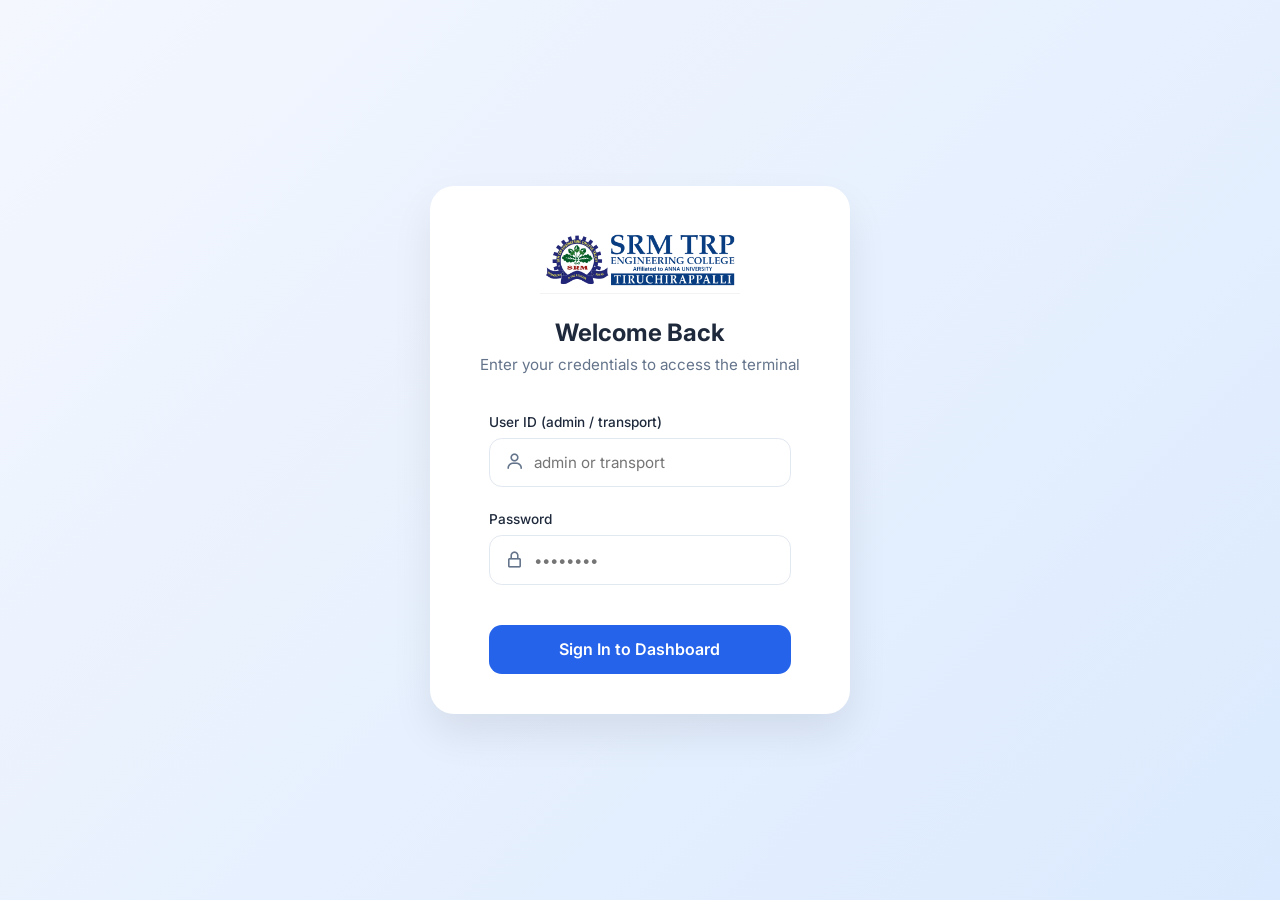
<file: index.html>
<!DOCTYPE html>
<html lang="en">

<head>
    <meta charset="UTF-8">
    <meta name="viewport" content="width=device-width, initial-scale=1.0">
    <title>Login - Campus Bus Terminal</title>
    <link rel="icon" type="image/jpg" href="srmminilogo.jpg">
    <!-- Google Fonts -->
    <link rel="preconnect" href="https://fonts.googleapis.com">
    <link rel="preconnect" href="https://fonts.gstatic.com" crossorigin>
    <link href="https://fonts.googleapis.com/css2?family=Inter:wght@300;400;500;600;700&display=swap" rel="stylesheet">
    <!-- Boxicons -->
    <link href="https://unpkg.com/boxicons@2.1.4/css/boxicons.min.css" rel="stylesheet">
    <link rel="stylesheet" href="style.css">
    <style>
        /* Specific Styles for Login */
        body {
            background-color: var(--app-bg);
            background-image: linear-gradient(135deg, var(--app-bg) 0%, #dbeafe 100%);
            display: flex;
            justify-content: center;
            align-items: center;
            height: 100vh;
            margin: 0;
            font-family: 'Inter', sans-serif;
        }

        .login-container {
            background-color: var(--card-bg);
            border-radius: 1.5rem;
            box-shadow: 0 20px 40px rgba(0, 0, 0, 0.08);
            width: 90%;
            max-width: 420px;
            padding: 2.5rem 1.5rem;
            display: flex;
            flex-direction: column;
            align-items: center;
            text-align: center;
            box-sizing: border-box;
        }

        .login-logo {
            width: 80px;
            height: 80px;
            background-color: var(--primary-light);
            border-radius: 1.25rem;
            display: flex;
            justify-content: center;
            align-items: center;
            margin-bottom: 1.5rem;
            color: var(--primary);
            font-size: 2.5rem;
        }

        .login-container h1 {
            font-size: 1.5rem;
            color: var(--text-main);
            margin-bottom: 0.5rem;
        }

        .login-container p {
            color: var(--text-muted);
            font-size: 0.95rem;
            margin-bottom: 2.5rem;
        }

        .form-group {
            width: 100%;
            margin-bottom: 1.5rem;
            text-align: left;
            position: relative;
        }

        .form-group label {
            display: block;
            font-size: 0.85rem;
            font-weight: 500;
            color: var(--text-main);
            margin-bottom: 0.5rem;
        }

        .form-group input {
            width: 100%;
            padding: 0.9rem 1rem 0.9rem 2.8rem;
            border: 1px solid var(--border);
            border-radius: 0.8rem;
            font-size: 0.95rem;
            transition: all 0.2s;
            outline: none;
        }

        .form-group input:focus {
            border-color: #cbd5e1;
        }

        .form-group i {
            position: absolute;
            left: 1rem;
            bottom: 1rem;
            color: var(--text-muted);
            font-size: 1.2rem;
        }

        .login-btn {
            width: 100%;
            padding: 0.9rem;
            background-color: var(--primary);
            color: white;
            border: none;
            border-radius: 0.8rem;
            font-size: 1rem;
            font-weight: 600;
            cursor: pointer;
            transition: all 0.2s;
            margin-top: 1rem;
        }

        .login-btn:hover {
            background-color: var(--primary-hover);
            box-shadow: 0 4px 12px rgba(37, 99, 235, 0.2);
        }

        .error-message {
            color: var(--danger);
            font-size: 0.85rem;
            margin-top: 1rem;
            display: none;
            background-color: var(--danger-bg);
            padding: 0.8rem;
            border-radius: 0.5rem;
            width: 100%;
            text-align: left;
        }
    </style>
</head>

<body>

    <div class="login-container">
        <div class="login-logo" style="background-color: transparent; width: auto; height: auto;">
            <img src="logo.png" alt="SRM TRP Engineering College Logo" style="max-width: 200px; height: auto;">
        </div>
        <h1>Welcome Back</h1>
        <p>Enter your credentials to access the terminal</p>

        <form id="loginForm" onsubmit="handleLogin(event)">
            <div class="form-group">
                <label for="username">User ID (admin / transport)</label>
                <i class='bx bx-user'></i>
                <input type="text" id="username" placeholder="admin or transport" required>
            </div>

            <div class="form-group">
                <label for="password">Password</label>
                <i class='bx bx-lock-alt'></i>
                <input type="password" id="password" placeholder="••••••••" required>
            </div>

            <button type="submit" class="login-btn">Sign In to Dashboard</button>
            <div class="error-message" id="errorMsg">
                <i class='bx bx-error-circle'></i> Invalid credentials.
            </div>
        </form>
    </div>

    <script>
        function handleLogin(e) {
            e.preventDefault();
            const user = document.getElementById('username').value.toLowerCase().trim();
            const pass = document.getElementById('password').value;
            const errorMsg = document.getElementById('errorMsg');

            // Simple demo authentication for two roles
            let role = null;
            if (user === 'admin' && pass === 'admin') {
                role = 'head';
            } else if (user === 'transport' && pass === 'transport') {
                role = 'office';
            }

            if (role) {
                localStorage.setItem('userRole', role);
                errorMsg.style.display = 'none';

                // Add a small loading effect
                const btn = document.querySelector('.login-btn');
                btn.innerHTML = "<i class='bx bx-loader-alt bx-spin'></i> Authenticating...";
                btn.style.opacity = '0.8';

                // Redirect based on role
                setTimeout(() => {
                    if (role === 'head') {
                        window.location.href = 'Bus.html';
                    } else if (role === 'office') {
                        window.location.href = 'TransportOffice.html';
                    }
                }, 1000);
            } else {
                errorMsg.style.display = 'block';
                // Shake animation for error
                const container = document.querySelector('.login-container');
                container.style.animation = 'shake 0.4s';
                setTimeout(() => container.style.animation = '', 400);
            }
        }
    </script>
    <style>
        @keyframes shake {
            0% {
                transform: translateX(0);
            }

            25% {
                transform: translateX(-8px);
            }

            50% {
                transform: translateX(8px);
            }

            75% {
                transform: translateX(-8px);
            }

            100% {
                transform: translateX(0);
            }
        }
    </style>
</body>

</html>
</file>
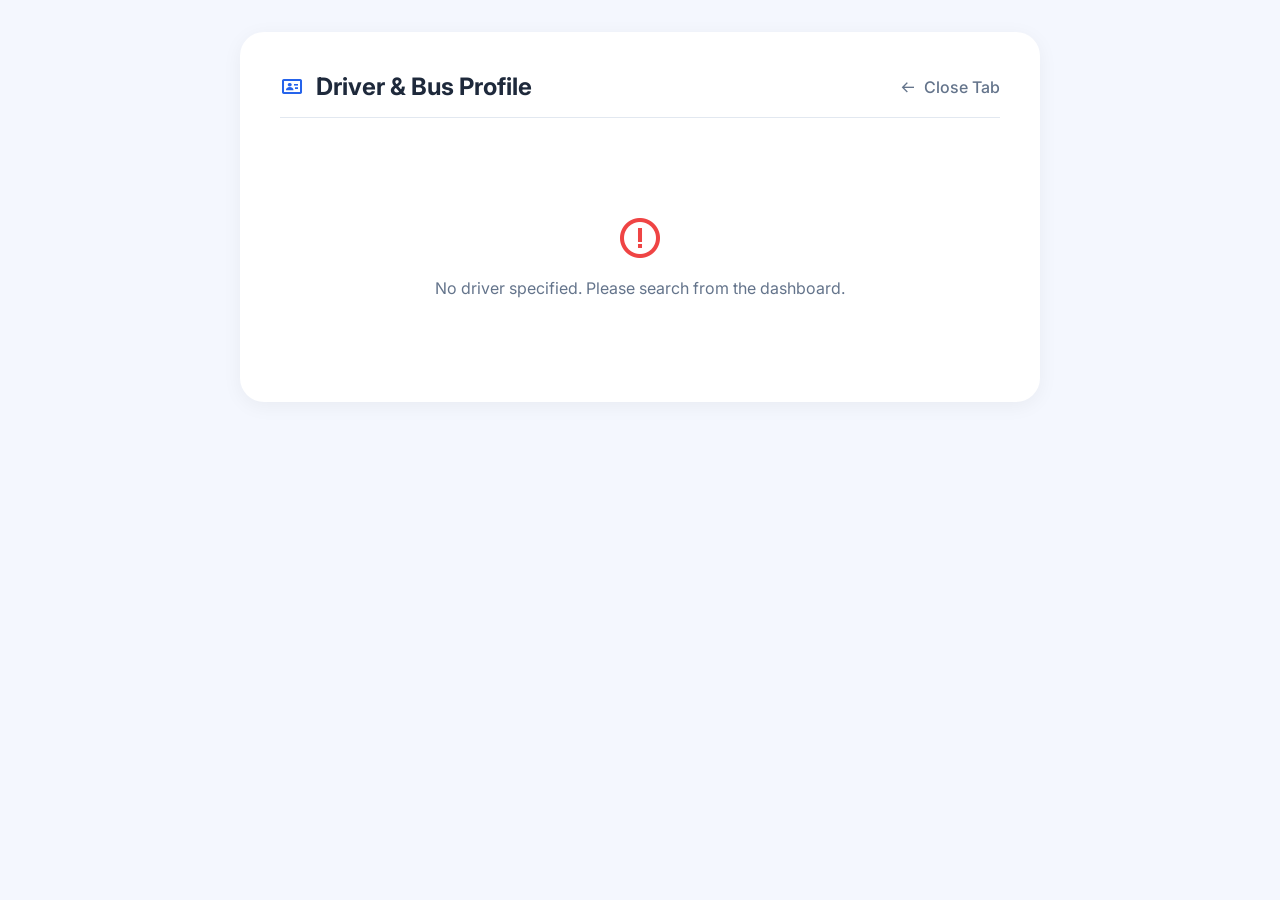
<file: driver-details.html>
<!DOCTYPE html>
<html lang="en">

<head>
    <meta charset="UTF-8">
    <meta name="viewport" content="width=device-width, initial-scale=1.0">
    <title>Driver Details - Campus Bus Terminal</title>
    <link rel="icon" type="image/jpg" href="srmminilogo.jpg">
    <!-- Google Fonts -->
    <link rel="preconnect" href="https://fonts.googleapis.com">
    <link rel="preconnect" href="https://fonts.gstatic.com" crossorigin>
    <link href="https://fonts.googleapis.com/css2?family=Inter:wght@300;400;500;600;700&display=swap" rel="stylesheet">
    <!-- Boxicons -->
    <link href="https://unpkg.com/boxicons@2.1.4/css/boxicons.min.css" rel="stylesheet">
    <link rel="stylesheet" href="style.css?v=1.2">
    <style>
        body {
            background-color: var(--app-bg);
            padding: 2rem;
            display: block;
            /* Override default centered body */
            height: auto;
            overflow-y: auto;
        }

        .details-container {
            max-width: 800px;
            margin: 0 auto;
            background-color: var(--card-bg);
            border-radius: 1.5rem;
            padding: 2.5rem;
            box-shadow: 0 4px 20px rgba(0, 0, 0, 0.05);
        }

        .header-actions {
            display: flex;
            justify-content: space-between;
            align-items: center;
            margin-bottom: 2rem;
            border-bottom: 1px solid var(--border);
            padding-bottom: 1rem;
        }

        .page-title {
            font-size: 1.5rem;
            color: var(--text-main);
            display: flex;
            align-items: center;
            gap: 0.75rem;
        }

        .page-title i {
            color: var(--primary);
        }

        .back-btn {
            display: flex;
            align-items: center;
            gap: 0.5rem;
            color: var(--text-muted);
            text-decoration: none;
            font-weight: 500;
            transition: color 0.2s;
        }

        .back-btn:hover {
            color: var(--primary);
        }

        .not-found-msg {
            text-align: center;
            padding: 4rem 0;
            color: var(--text-muted);
        }

        /* Mobile Responsiveness */
        @media (max-width: 640px) {
            body {
                padding: 1rem;
            }

            .details-container {
                padding: 1.5rem;
                border-radius: 1rem;
            }

            .header-actions {
                flex-direction: column;
                align-items: flex-start;
                gap: 1rem;
            }

            .page-title {
                font-size: 1.25rem;
            }

            .searchResults-grid {
                grid-template-columns: 1fr;
                gap: 2rem;
            }

            .driver-card {
                flex-direction: column;
                text-align: center;
            }

            .driver-info {
                align-items: center;
                display: flex;
                flex-direction: column;
            }

            .bus-details-list li {
                flex-direction: column;
                align-items: flex-start;
                gap: 0.5rem;
            }
        }
    </style>
</head>

<body>

    <div class="details-container">
        <div class="header-actions">
            <h1 class="page-title"><i class='bx bx-id-card'></i> Driver & Bus Profile</h1>
            <a href="#" onclick="window.close()" class="back-btn"><i class='bx bx-arrow-back'></i> Close Tab</a>
        </div>

        <div id="contentArea">
            <div class="not-found-msg">
                <i class='bx bx-loader-alt bx-spin'
                    style="font-size: 3rem; color: var(--primary); margin-bottom: 1rem;"></i>
                <p>Loading driver details...</p>
            </div>
        </div>
    </div>

    <!-- Script for Search Functionality -->
    <script>
        // Mock Data for Drivers (Same as Bus.html)
        const driversData = [
            {
                name: "lenin",
                phone: "+91 98765 43210",
                photo: "https://ui-avatars.com/api/?name=lenin&background=2563eb&color=fff&size=150",
                licenseImg: "https://via.placeholder.com/600x350.png?text=Driving+License+-+Lenin",
                busRegNo: "TN 45 AX 1040",
                allottedBus: "40",
                rcNo: "RC2023000456",
                insurance: "Valid (Expires Dec 2026)"
            },
            {
                name: "Nethin",
                phone: "+91 91234 56789",
                photo: "https://ui-avatars.com/api/?name=Nethin&background=10b981&color=fff&size=150",
                licenseImg: "https://via.placeholder.com/600x350.png?text=Driving+License+-+Nethin",
                busRegNo: "TN 45 BX 2036",
                allottedBus: "36",
                rcNo: "RC2023000789",
                insurance: "Valid (Expires Jan 2027)"
            },
            {
                name: "Hari harasuthan",
                phone: "+91 99887 76655",
                photo: "https://ui-avatars.com/api/?name=Hari+harasuthan&background=f59e0b&color=fff&size=150",
                licenseImg: "https://via.placeholder.com/600x350.png?text=Driving+License+-+Hari",
                busRegNo: "TN 45 CX 3074",
                allottedBus: "74",
                rcNo: "RC2023000123",
                insurance: "Valid (Expires Mar 2026)"
            },
            {
                name: "Pam Beesly",
                phone: "+91 98765 12345",
                photo: "https://ui-avatars.com/api/?name=Pam+Beesly&background=ef4444&color=fff&size=150",
                licenseImg: "https://via.placeholder.com/600x350.png?text=Driving+License+-+Pam",
                busRegNo: "TN 45 DX 4012",
                allottedBus: "12",
                rcNo: "RC2023000987",
                insurance: "Valid (Expires Nov 2025)"
            },
            {
                name: "tony",
                phone: "+91 99999 88888",
                photo: "https://ui-avatars.com/api/?name=tony&background=8b5cf6&color=fff&size=150",
                licenseImg: "https://via.placeholder.com/600x350.png?text=Driving+License+-+Tony",
                busRegNo: "TN 45 EX 5022",
                allottedBus: "22",
                rcNo: "RC2023000555",
                insurance: "Valid (Expires Feb 2027)"
            },
            {
                name: "Ijaz",
                phone: "+91 91111 22222",
                photo: "https://ui-avatars.com/api/?name=Ijaz&background=3b82f6&color=fff&size=150",
                licenseImg: "https://via.placeholder.com/600x350.png?text=Driving+License+-+Ijaz",
                busRegNo: "TN 45 FX 6033",
                allottedBus: "77",
                rcNo: "RC2023000666",
                insurance: "Valid (Expires Apr 2026)"
            }
        ];

        window.addEventListener('DOMContentLoaded', () => {
            const urlParams = new URLSearchParams(window.location.search);
            const driverQuery = urlParams.get('driver');
            const contentArea = document.getElementById('contentArea');

            // Apply theme if set in local storage
            const savedTheme = localStorage.getItem('busDashboardTheme');
            if (savedTheme === 'dark') {
                document.body.classList.add('dark-theme');
            }

            if (!driverQuery) {
                contentArea.innerHTML = `
                    <div class="not-found-msg">
                        <i class='bx bx-error-circle' style="font-size: 3rem; color: var(--danger); margin-bottom: 1rem;"></i>
                        <p>No driver specified. Please search from the dashboard.</p>
                    </div>
                `;
                return;
            }

            // Find driver by name OR bus number
            const foundDriver = driversData.find(d =>
                d.name.toLowerCase() === driverQuery.toLowerCase() ||
                d.allottedBus === driverQuery
            );

            if (foundDriver) {
                document.title = `${foundDriver.name} - Driver Details`;
                contentArea.innerHTML = `
                    <div class="searchResults-grid">
                        <!-- Left Col: Driver Info -->
                        <div class="result-section">
                            <h4>Driver Information</h4>
                            <div class="driver-card">
                                <img src="${foundDriver.photo}" alt="${foundDriver.name}" class="driver-photo" style="width: 80px; height: 80px;">
                                <div class="driver-info">
                                    <h3 style="font-size: 1.4rem;">${foundDriver.name}</h3>
                                    <p style="font-size: 1rem;"><i class='bx bx-phone'></i> ${foundDriver.phone}</p>
                                </div>
                            </div>
                            <div class="license-img-container">
                                <img src="${foundDriver.licenseImg}" alt="Driving License">
                            </div>
                        </div>

                        <!-- Right Col: Bus Info -->
                        <div class="result-section">
                            <h4>Allotted Bus Details</h4>
                            <ul class="bus-details-list">
                                <li>
                                    <span class="label">Bus Number / ID</span>
                                    <span class="value"><div class="bus-badge" style="font-size: 1.2rem; padding: 0.5rem 1rem;"><i class='bx bx-bus'></i> ${foundDriver.allottedBus}</div></span>
                                </li>
                                <li>
                                    <span class="label">Registration No.</span>
                                    <span class="value" style="font-size: 1.1rem;">${foundDriver.busRegNo}</span>
                                </li>
                                <li>
                                    <span class="label">RC Number</span>
                                    <span class="value">${foundDriver.rcNo}</span>
                                </li>
                                <li>
                                    <span class="label">Insurance Status</span>
                                    <span class="value" style="color: var(--success);"><i class='bx bx-check-circle'></i> ${foundDriver.insurance}</span>
                                </li>
                            </ul>
                        </div>
                    </div>
                `;
            } else {
                contentArea.innerHTML = `
                    <div class="not-found-msg">
                        <i class='bx bx-search' style="font-size: 3rem; color: #cbd5e1; margin-bottom: 1rem;"></i>
                        <p>No driver found matching "${driverQuery}"</p>
                    </div>
                `;
            }
        });
    </script>
</body>

</html>
</file>
<file: style.css>
:root {
            --bg-dark: #0f1c4e;
            /* Dark blue background from the edge of the image */
            --app-bg: #f4f7fe;
            /* Very light blue for the main area */
            --sidebar-bg: #ffffff;
            --card-bg: #ffffff;
            --primary: #2563eb;
            --primary-light: #eff6ff;
            --primary-hover: #1d4ed8;
            --text-main: #1e293b;
            --text-muted: #64748b;
            --success: #10b981;
            --success-bg: #d1fae5;
            --warning: #f59e0b;
            --warning-bg: #fef3c7;
            --danger: #ef4444;
            --danger-bg: #fee2e2;
            --border: #e2e8f0;
        }

        /* Dark Theme Overrides */
        body.dark-theme {
            --app-bg: #0f172a;
            --sidebar-bg: #1e293b;
            --card-bg: #1e293b;
            --primary-light: rgba(37, 99, 235, 0.2);
            --text-main: #f8fafc;
            --text-muted: #94a3b8;
            --border: #334155;
            --success-bg: rgba(16, 185, 129, 0.2);
            --warning-bg: rgba(245, 158, 11, 0.2);
            --danger-bg: rgba(239, 68, 68, 0.2);
        }

        /* Specific Element Overrides for Dark Mode */
        body.dark-theme th {
            background-color: #0f172a;
        }

        body.dark-theme tr:hover td {
            background-color: #334155;
        }

        body.dark-theme .action-btn {
            background-color: #334155;
        }

        body.dark-theme .btn-outline:hover {
            background-color: #334155;
            border-color: #475569;
        }

        body.dark-theme .camera-container {
            background-color: #0f172a;
            border-color: #334155;
        }

        * {
            margin: 0;
            padding: 0;
            box-sizing: border-box;
            font-family: 'Inter', sans-serif;
        }

        body {
            background-color: var(--app-bg);
            height: 100vh;
            display: flex;
            justify-content: center;
            align-items: center;
            overflow: hidden;
            margin: 0;
            padding: 0;
        }

        .app-container {
            background-color: var(--app-bg);
            width: 100%;
            height: 100%;
            display: flex;
            overflow: hidden;
        }

        /* Sidebar Styles */
        .sidebar {
            width: 250px;
            background-color: var(--sidebar-bg);
            padding: 1.5rem 1.25rem;
            display: flex;
            flex-direction: column;
            border-right: 1px solid var(--border);
            z-index: 10;
        }

        .logo {
            display: flex;
            align-items: center;
            justify-content: center;
            margin-bottom: 2rem;
            padding: 0 0.5rem;
        }

        .logo img {
            max-width: 100%;
            height: auto;
            max-height: 80px;
            /* Adjust based on preference */
        }

        .nav-menu {
            list-style: none;
            display: flex;
            flex-direction: column;
            gap: 0.25rem;
            flex: 1;
        }

        .nav-link {
            display: flex;
            align-items: center;
            gap: 1rem;
            padding: 0.8rem 1rem;
            color: var(--text-muted);
            text-decoration: none;
            border-radius: 0.8rem;
            font-weight: 500;
            transition: all 0.3s ease;
            font-size: 0.95rem;
        }

        .nav-link:hover {
            color: var(--primary);
            background-color: var(--primary-light);
        }

        .nav-item.active .nav-link {
            background-color: var(--primary);
            color: white;
            box-shadow: 0 4px 12px rgba(37, 99, 235, 0.25);
        }

        .nav-item.active .nav-link i {
            color: white;
        }

        .nav-link i {
            font-size: 1.25rem;
        }

        .bottom-nav {
            margin-top: auto;
            display: flex;
            flex-direction: column;
            gap: 0.25rem;
        }

        /* Main Content */
        .main-content {
            flex: 1;
            display: flex;
            flex-direction: column;
            overflow-y: auto;
            overflow-x: hidden;
            background-color: var(--app-bg);
            padding-bottom: 2rem;
        }

        /* Scrollbar styling */
        .main-content::-webkit-scrollbar {
            width: 8px;
        }

        .main-content::-webkit-scrollbar-track {
            background: transparent;
        }

        .main-content::-webkit-scrollbar-thumb {
            background-color: #cbd5e1;
            border-radius: 10px;
        }

        /* Topbar */
        .topbar {
            display: flex;
            justify-content: space-between;
            align-items: center;
            padding: 1.5rem 2rem;
            position: sticky;
            top: 0;
            background-color: var(--app-bg);
            z-index: 5;
        }

        .search-bar {
            position: relative;
            width: 350px;
        }

        .search-bar i {
            position: absolute;
            left: 1rem;
            top: 50%;
            transform: translateY(-50%);
            color: var(--text-muted);
            font-size: 1.1rem;
        }

        .search-bar input {
            width: 100%;
            padding: 0.8rem 1rem 0.8rem 2.8rem;
            border: none;
            border-radius: 2rem;
            background-color: var(--card-bg);
            font-size: 0.95rem;
            outline: none;
            color: var(--text-main);
            box-shadow: 0 2px 10px rgba(0, 0, 0, 0.02);
        }

        .search-bar input::placeholder {
            color: var(--text-muted);
            font-weight: 400;
        }

        .topbar-right {
            display: flex;
            align-items: center;
            gap: 1.25rem;
        }

        .icon-btn {
            width: 44px;
            height: 44px;
            border-radius: 50%;
            background-color: var(--card-bg);
            border: none;
            display: flex;
            justify-content: center;
            align-items: center;
            color: var(--text-main);
            font-size: 1.2rem;
            cursor: pointer;
            box-shadow: 0 2px 10px rgba(0, 0, 0, 0.02);
            transition: all 0.2s ease;
            position: relative;
        }

        .icon-btn:hover {
            background-color: var(--primary-light);
            color: var(--primary);
        }

        .icon-btn.has-notification::after {
            content: '';
            position: absolute;
            top: 10px;
            right: 12px;
            width: 8px;
            height: 8px;
            background-color: var(--danger);
            border-radius: 50%;
            border: 2px solid var(--card-bg);
        }

        .user-profile {
            display: flex;
            align-items: center;
            gap: 0.75rem;
            background-color: var(--card-bg);
            padding: 0.4rem 0.8rem 0.4rem 0.4rem;
            border-radius: 2rem;
            box-shadow: 0 2px 10px rgba(0, 0, 0, 0.02);
            cursor: pointer;
            transition: all 0.2s ease;
        }

        .user-profile:hover {
            box-shadow: 0 4px 12px rgba(0, 0, 0, 0.05);
        }

        .user-profile img {
            width: 36px;
            height: 36px;
            border-radius: 50%;
            object-fit: cover;
        }

        .profile-info {
            display: flex;
            flex-direction: column;
        }

        .profile-info h4 {
            font-size: 0.85rem;
            color: var(--text-main);
            font-weight: 600;
        }

        .profile-info p {
            font-size: 0.75rem;
            color: var(--text-muted);
        }

        .user-profile>i {
            color: var(--text-muted);
            margin-left: 0.5rem;
            font-size: 1.1rem;
        }

        /* Dashboard Content */
        .dashboard-content {
            padding: 0 2rem;
            display: flex;
            flex-direction: column;
            gap: 1.5rem;
        }

        .page-header {
            display: flex;
            justify-content: space-between;
            align-items: center;
            margin-bottom: 0.5rem;
        }

        .page-title {
            font-size: 1.4rem;
            color: var(--text-main);
            font-weight: 700;
        }

        /* Stats Grid */
        .stats-grid {
            display: grid;
            grid-template-columns: repeat(4, 1fr);
            gap: 1.5rem;
        }

        .stat-card {
            background-color: var(--card-bg);
            padding: 1.5rem;
            border-radius: 1.25rem;
            box-shadow: 0 2px 12px rgba(0, 0, 0, 0.03);
            display: flex;
            align-items: center;
            gap: 1.25rem;
            transition: transform 0.2s ease;
        }

        .stat-card:hover {
            transform: translateY(-2px);
        }

        .stat-icon {
            width: 54px;
            height: 54px;
            border-radius: 1rem;
            display: flex;
            justify-content: center;
            align-items: center;
            font-size: 1.6rem;
        }

        .stat-icon.blue {
            background-color: var(--primary-light);
            color: var(--primary);
        }

        .stat-icon.green {
            background-color: var(--success-bg);
            color: var(--success);
        }

        .stat-icon.orange {
            background-color: var(--warning-bg);
            color: var(--warning);
        }

        .stat-icon.red {
            background-color: var(--danger-bg);
            color: var(--danger);
        }

        .stat-details {
            display: flex;
            flex-direction: column;
        }

        .stat-details h3 {
            font-size: 0.85rem;
            color: var(--text-muted);
            font-weight: 500;
            margin-bottom: 0.25rem;
        }

        .stat-details p {
            font-size: 1.5rem;
            color: var(--text-main);
            font-weight: 700;
        }

        /* Middle Section: Camera & recent activity */
        .middle-grid {
            display: grid;
            grid-template-columns: 1fr 1fr;
            gap: 1.5rem;
        }

        .card {
            background-color: var(--card-bg);
            border-radius: 1.25rem;
            padding: 1.5rem;
            box-shadow: 0 2px 12px rgba(0, 0, 0, 0.03);
            display: flex;
            flex-direction: column;
        }

        .card-header {
            display: flex;
            justify-content: space-between;
            align-items: center;
            margin-bottom: 1.25rem;
        }

        .card-title {
            font-size: 1.1rem;
            color: var(--text-main);
            font-weight: 600;
            display: flex;
            align-items: center;
            gap: 0.5rem;
        }

        .card-title i {
            color: var(--primary);
        }

        /* Camera Preview Area */
        .camera-container {
            position: relative;
            width: 100%;
            height: 250px;
            background-color: #f1f5f9;
            border-radius: 1rem;
            overflow: hidden;
            display: flex;
            justify-content: center;
            align-items: center;
            border: 2px dashed #cbd5e1;
        }

        .camera-overlay {
            position: absolute;
            top: 0;
            left: 0;
            width: 100%;
            height: 100%;
            position: relative;
        }

        .scanner-line {
            position: absolute;
            top: 0;
            left: 0;
            width: 100%;
            height: 2px;
            background-color: var(--primary);
            box-shadow: 0 0 10px var(--primary);
            animation: scan 3s infinite linear;
            z-index: 10;
        }

        @keyframes scan {
            0% {
                top: 0;
                opacity: 0;
            }

            10% {
                opacity: 1;
            }

            90% {
                opacity: 1;
            }

            100% {
                top: 100%;
                opacity: 0;
            }
        }

        .camera-bg {
            width: 100%;
            height: 100%;
            object-fit: cover;
            filter: grayscale(40%) contrast(110%);
        }

        .camera-empty {
            color: var(--text-muted);
            display: flex;
            flex-direction: column;
            align-items: center;
            gap: 0.5rem;
        }

        .camera-empty i {
            font-size: 3rem;
        }

        .live-badge {
            position: absolute;
            top: 1rem;
            left: 1rem;
            background-color: rgba(0, 0, 0, 0.6);
            color: white;
            padding: 0.3rem 0.6rem;
            border-radius: 0.5rem;
            font-size: 0.75rem;
            font-weight: 500;
            display: flex;
            align-items: center;
            gap: 0.4rem;
            backdrop-filter: blur(4px);
            z-index: 5;
        }

        .live-badge .dot {
            width: 8px;
            height: 8px;
            background-color: var(--danger);
            border-radius: 50%;
            animation: pulse 1.5s infinite;
        }

        @keyframes pulse {
            0% {
                transform: scale(0.95);
                box-shadow: 0 0 0 0 rgba(239, 68, 68, 0.7);
            }

            70% {
                transform: scale(1);
                box-shadow: 0 0 0 6px rgba(239, 68, 68, 0);
            }

            100% {
                transform: scale(0.95);
                box-shadow: 0 0 0 0 rgba(239, 68, 68, 0);
            }
        }

        /* Latest Scan Details */
        .scan-details {
            display: flex;
            flex-direction: column;
            align-items: center;
            justify-content: center;
            height: 100%;
            padding: 1rem;
            text-align: center;
        }

        .number-plate {
            background-color: #fbbf24;
            color: #000;
            padding: 0.8rem 2rem;
            border-radius: 0.5rem;
            font-size: 2.5rem;
            font-weight: 800;
            border: 4px solid #1e293b;
            margin: 1rem 0;
            letter-spacing: 3px;
            font-family: monospace;
            box-shadow: 0 4px 6px rgba(0, 0, 0, 0.1);
        }

        .scan-status {
            font-size: 1.1rem;
            color: var(--success);
            font-weight: 600;
            display: flex;
            align-items: center;
            gap: 0.5rem;
        }

        .scan-meta {
            color: var(--text-muted);
            font-size: 0.9rem;
            margin-top: 0.5rem;
        }

        /* Buttons */
        .btn {
            padding: 0.6rem 1.2rem;
            border-radius: 0.8rem;
            font-weight: 500;
            font-size: 0.9rem;
            cursor: pointer;
            display: flex;
            align-items: center;
            gap: 0.5rem;
            border: none;
            transition: all 0.2s ease;
        }

        .btn-primary {
            background-color: var(--primary);
            color: white;
        }

        .btn-primary:hover {
            background-color: var(--primary-hover);
            box-shadow: 0 4px 12px rgba(37, 99, 235, 0.2);
        }

        .btn-outline {
            background-color: transparent;
            border: 1px solid var(--border);
            color: var(--text-main);
        }

        .btn-outline:hover {
            background-color: #f8fafc;
            border-color: #cbd5e1;
        }

        /* Table Styles */
        .table-container {
            width: 100%;
            overflow-x: auto;
        }

        table {
            width: 100%;
            border-collapse: separate;
            border-spacing: 0;
        }

        th,
        td {
            padding: 1rem;
            text-align: left;
            border-bottom: 1px solid var(--border);
        }

        th {
            color: var(--text-muted);
            font-weight: 500;
            font-size: 0.85rem;
            text-transform: uppercase;
            letter-spacing: 0.5px;
            background-color: #f8fafc;
        }

        th:first-child {
            border-top-left-radius: 0.5rem;
        }

        th:last-child {
            border-top-right-radius: 0.5rem;
        }

        td {
            color: var(--text-main);
            font-size: 0.95rem;
            font-weight: 500;
        }

        .bus-badge {
            display: inline-flex;
            align-items: center;
            gap: 0.5rem;
            font-weight: 600;
            color: var(--primary);
            background-color: var(--primary-light);
            padding: 0.3rem 0.6rem;
            border-radius: 0.5rem;
        }

        .bus-badge i {
            font-size: 1.1rem;
        }

        .status-badge {
            padding: 0.35rem 0.75rem;
            border-radius: 2rem;
            font-size: 0.8rem;
            font-weight: 600;
            display: inline-flex;
            align-items: center;
            gap: 0.3rem;
        }

        .status-in {
            background-color: var(--success-bg);
            color: var(--success);
        }

        .status-out {
            background-color: var(--warning-bg);
            color: var(--warning);
        }

        .action-btn {
            width: 32px;
            height: 32px;
            border-radius: 0.5rem;
            background-color: #f1f5f9;
            color: var(--text-muted);
            border: none;
            cursor: pointer;
            display: flex;
            justify-content: center;
            align-items: center;
            font-size: 1.1rem;
            transition: all 0.2s;
        }

        .action-btn:hover {
            background-color: var(--primary-light);
            color: var(--primary);
        }

        tr {
            transition: background-color 0.2s;
        }

        tr:hover td {
            background-color: #f8fafc;
        }

        tr:last-child td {
            border-bottom: none;
        }

        /* Responsive Media Queries */

        /* Hide menu toggle by default on desktop */
        .menu-toggle {
            display: none;
        }

        .hide-on-desktop {
            display: none;
        }

        @media (max-width: 1024px) {
            .stats-grid {
                grid-template-columns: repeat(2, 1fr);
            }

            .middle-grid {
                grid-template-columns: 1fr;
            }
        }

        /* Mobile (max-width: 768px) */
        @media (max-width: 768px) {
            body {
                max-width: 100vw;
                overflow-x: hidden;
            }

            .app-container {
                border-radius: 0;
            }

            /* Sidebar overlay */
            .sidebar {
                position: fixed;
                left: -250px;
                top: 0;
                height: 100%;
                transition: left 0.3s ease;
                box-shadow: 2px 0 10px rgba(0, 0, 0, 0.1);
            }

            .sidebar.active {
                left: 0;
            }

            .sidebar-overlay {
                position: fixed;
                top: 0;
                left: 0;
                width: 100%;
                height: 100%;
                background: rgba(0, 0, 0, 0.5);
                z-index: 9;
            }

            /* Show hamburger */
            .menu-toggle {
                display: flex;
                margin-right: 1rem;
            }

            .hide-on-desktop {
                display: flex !important;
            }

            /* Mobile Search Bar (YouTube Style) */
            .search-bar {
                display: none;
                /* Hidden by default on mobile */
                position: absolute;
                top: 0;
                left: 0;
                width: 100%;
                height: 100%;
                background-color: var(--app-bg);
                z-index: 20;
                padding: 1rem;
                display: flex;
                /* We manage visibility via a class later */
                align-items: center;
                opacity: 0;
                visibility: hidden;
                transition: all 0.3s ease;
            }

            .search-bar.active {
                opacity: 1;
                visibility: visible;
            }

            .search-bar input {
                border-radius: 0.5rem;
                padding: 0.8rem 1rem 0.8rem 2.5rem;
                box-shadow: 0 4px 12px rgba(0, 0, 0, 0.05);
            }

            .search-bar i.bx-search {
                left: 1.5rem;
            }

            .close-search-btn {
                display: flex;
                align-items: center;
                justify-content: center;
                background: none;
                border: none;
                font-size: 1.5rem;
                color: var(--text-main);
                margin-right: 0.5rem;
                cursor: pointer;
            }

            .mobile-search-toggle {
                display: flex;
            }

            /* Adjust topbar for mobile */
            .topbar {
                padding: 1rem;
            }

            .user-profile h4,
            .user-profile p,
            .user-profile i {
                display: none;
                /* Hide text on very small screens */
            }

            .user-profile {
                padding: 0.2rem;
            }

            .hide-on-mobile {
                display: none !important;
            }

            /* Stats Grid to 1 column */
            .stats-grid {
                grid-template-columns: 1fr;
            }

            /* Cameras Grid side-scrolling horizontal tabs */
            .middle-grid>div:first-child {
                display: flex !important;
                overflow-x: auto;
                scroll-snap-type: x mandatory;
                padding-bottom: 1rem;
                -webkit-overflow-scrolling: touch;
            }

            .middle-grid>div:first-child::-webkit-scrollbar {
                height: 4px;
            }

            .middle-grid>div:first-child::-webkit-scrollbar-thumb {
                background: #cbd5e1;
                border-radius: 4px;
            }

            body.dark-theme .middle-grid>div:first-child::-webkit-scrollbar-thumb {
                background: #475569;
            }

            .middle-grid>div:first-child>.card {
                flex: 0 0 85%;
                scroll-snap-align: center;
            }

            /* Table container scrolling */
            .data-table-container {
                overflow-x: auto;
            }

            /* Ensure table doesn't break */
            .data-table {
                min-width: 600px;
            }
        }

        /* Search Results Modal Styles */
        .modal-overlay {
            position: fixed;
            top: 0;
            left: 0;
            width: 100%;
            height: 100%;
            background-color: rgba(0, 0, 0, 0.5);
            display: flex;
            justify-content: center;
            align-items: center;
            z-index: 1000;
            opacity: 0;
            visibility: hidden;
            transition: all 0.3s ease;
            backdrop-filter: blur(4px);
        }

        .modal-overlay.active {
            opacity: 1;
            visibility: visible;
        }

        .modal-content {
            background-color: var(--card-bg);
            border-radius: 1.25rem;
            width: 90%;
            max-width: 600px;
            padding: 2rem;
            box-shadow: 0 20px 40px rgba(0, 0, 0, 0.15);
            transform: translateY(20px) scale(0.95);
            transition: all 0.3s ease;
            max-height: 90vh;
            overflow-y: auto;
        }

        .modal-overlay.active .modal-content {
            transform: translateY(0) scale(1);
        }

        .modal-header {
            display: flex;
            justify-content: space-between;
            align-items: center;
            margin-bottom: 1.5rem;
            padding-bottom: 1rem;
            border-bottom: 1px solid var(--border);
        }

        .modal-title {
            font-size: 1.25rem;
            color: var(--text-main);
            font-weight: 700;
            display: flex;
            align-items: center;
            gap: 0.5rem;
        }

        .modal-title i {
            color: var(--primary);
        }

        .modal-close {
            background: none;
            border: none;
            font-size: 1.5rem;
            color: var(--text-muted);
            cursor: pointer;
            transition: color 0.2s;
        }

        .modal-close:hover {
            color: var(--danger);
        }

        .searchResults-grid {
            display: grid;
            grid-template-columns: 1fr;
            gap: 1.5rem;
        }

        @media(min-width: 640px) {
            .searchResults-grid {
                grid-template-columns: 1fr 1fr;
            }
        }

        .result-section h4 {
            font-size: 0.9rem;
            color: var(--text-muted);
            margin-bottom: 1rem;
            text-transform: uppercase;
            letter-spacing: 0.5px;
        }

        .driver-card {
            display: flex;
            align-items: center;
            gap: 1rem;
            background-color: var(--app-bg);
            padding: 1rem;
            border-radius: 1rem;
            margin-bottom: 1rem;
        }

        .driver-photo {
            width: 60px;
            height: 60px;
            border-radius: 50%;
            object-fit: cover;
            border: 2px solid var(--primary-light);
        }

        .driver-info h3 {
            font-size: 1.1rem;
            color: var(--text-main);
            margin-bottom: 0.25rem;
        }

        .driver-info p {
            font-size: 0.85rem;
            color: var(--text-muted);
            display: flex;
            align-items: center;
            gap: 0.25rem;
        }

        .license-img-container {
            width: 100%;
            border-radius: 0.8rem;
            overflow: hidden;
            border: 1px solid var(--border);
            margin-top: 1rem;
        }

        .license-img-container img {
            width: 100%;
            height: auto;
            display: block;
            object-fit: contain;
            background-color: #f1f5f9;
        }

        .bus-details-list {
            list-style: none;
            padding: 0;
            margin: 0;
            background-color: var(--app-bg);
            border-radius: 1rem;
            padding: 0.5rem 0;
        }

        .bus-details-list li {
            padding: 0.8rem 1.2rem;
            display: flex;
            justify-content: space-between;
            align-items: center;
            border-bottom: 1px solid var(--border);
        }

        .bus-details-list li:last-child {
            border-bottom: none;
        }

        .bus-details-list .label {
            color: var(--text-muted);
            font-size: 0.9rem;
            font-weight: 500;
        }

        .bus-details-list .value {
            color: var(--text-main);
            font-weight: 600;
            font-size: 0.95rem;
        }
</file>
